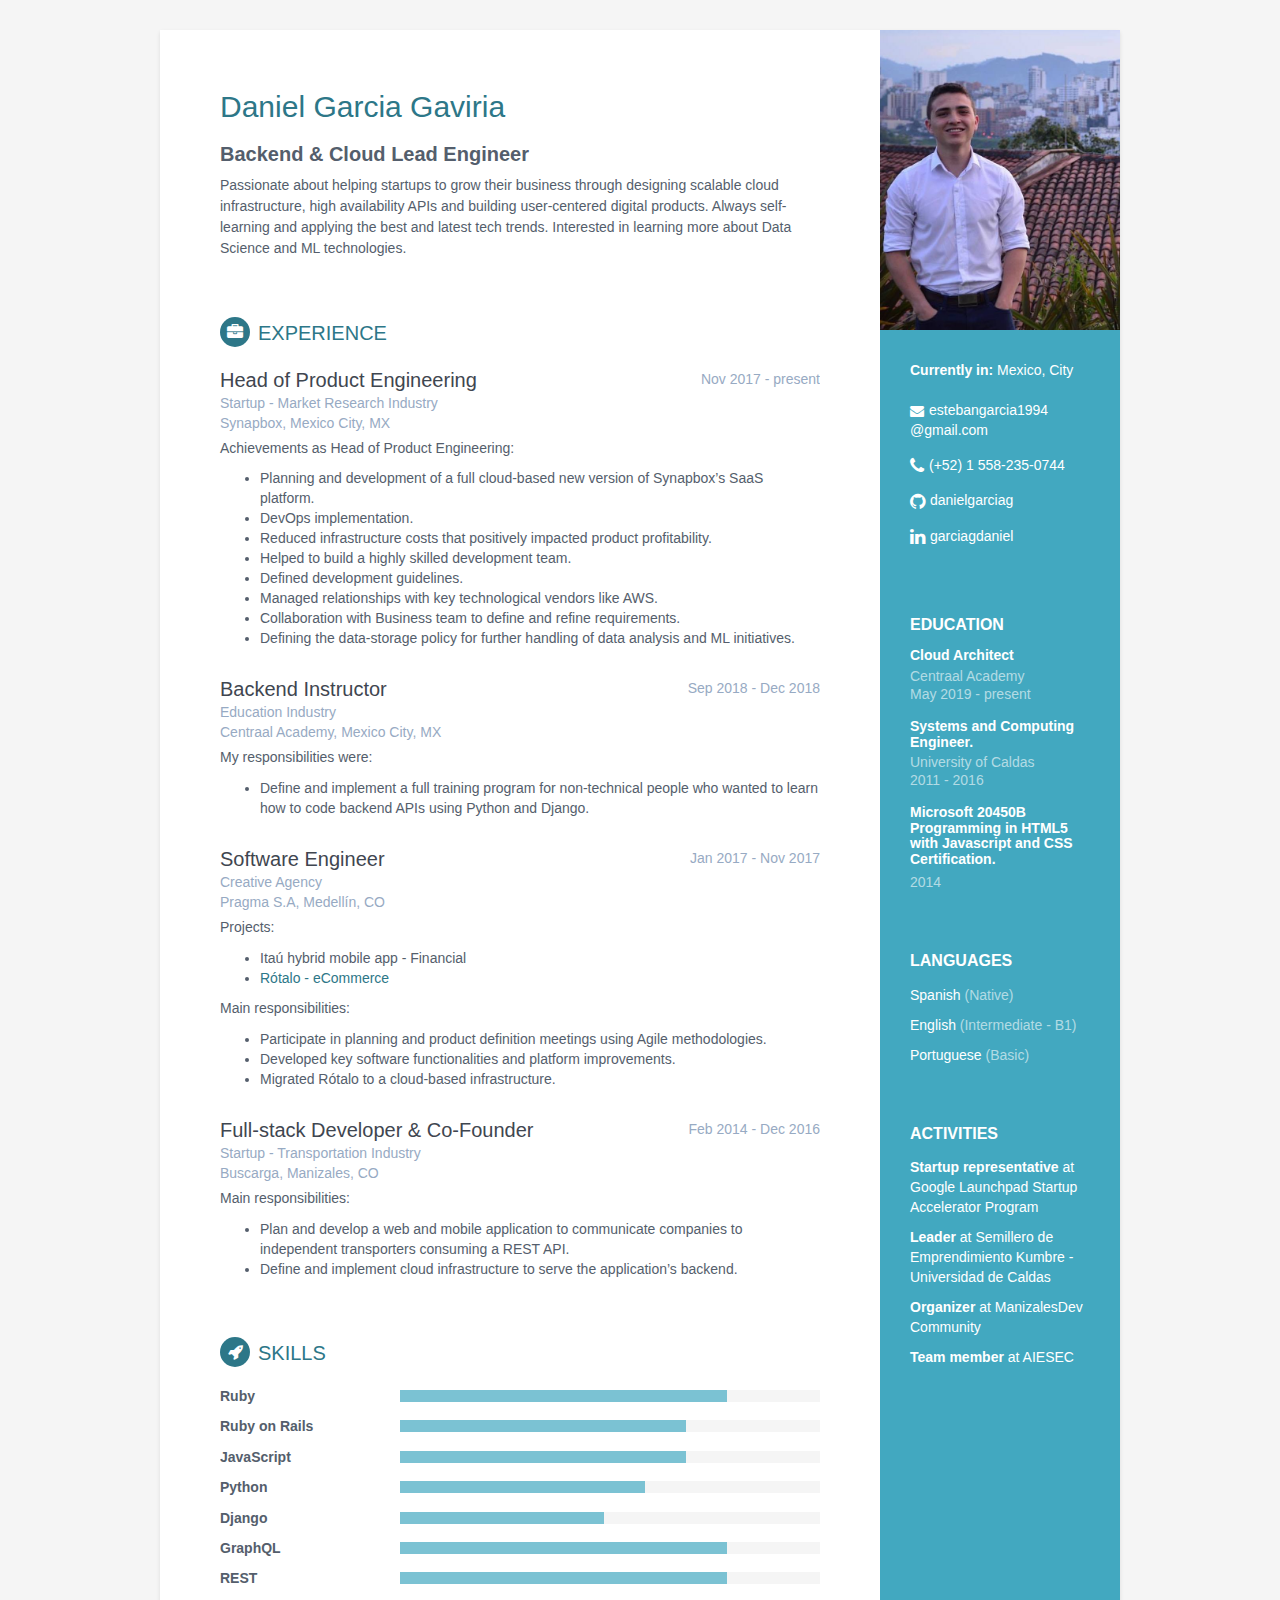
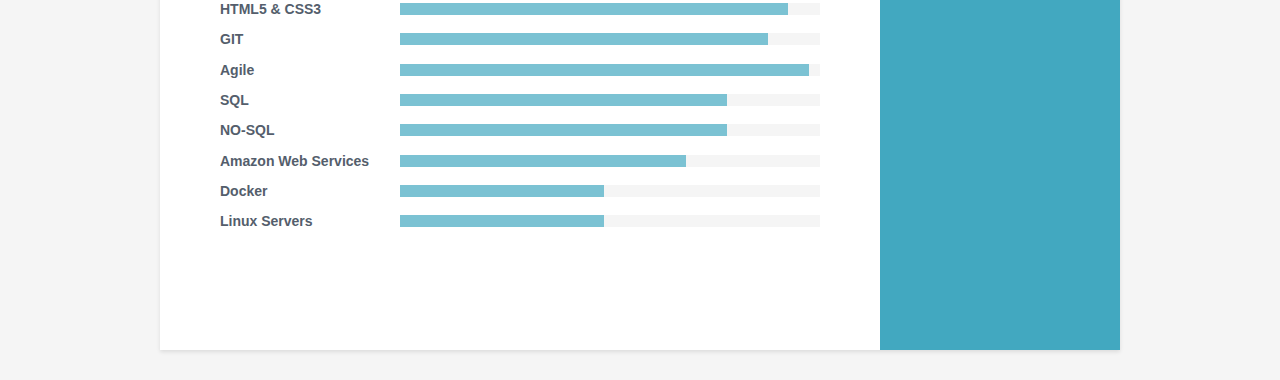
<file: index.html>
<!DOCTYPE html>
<!--[if IE 8]> <html lang="en" class="ie8"> <![endif]-->
<!--[if IE 9]> <html lang="en" class="ie9"> <![endif]-->
<!--[if !IE]><!-->
<html lang="en">
<!--<![endif]-->

<head>
    <title>Daniel Garcia CV</title>
    <!-- Meta -->
    <meta charset="utf-8">
    <meta http-equiv="X-UA-Compatible" content="IE=edge">
    <meta name="viewport" content="width=device-width, initial-scale=1.0">
    <meta name="description" content="Daniel Garcia Gaviria - Computer Engineer">
    <meta name="author" content="Daniel Garcia Gaviria">
    <link rel="shortcut icon" href="">
    <!-- <link href="https://fonts.googleapis.com/css?family=Noto+Sans+HK&display=swap" rel="stylesheet"> -->
    <!-- <link
        href='https://fonts.googleapis.com/css?family=Roboto:400,500,400italic,300italic,300,500italic,700,700italic,900,900italic'
        rel='stylesheet' type='text/css'> -->
    <!-- Global CSS -->
    <link rel="stylesheet" href="assets/plugins/bootstrap/css/bootstrap.min.css">
    <!-- Plugins CSS -->
    <link rel="stylesheet" href="assets/plugins/font-awesome/css/font-awesome.css">

    <!-- Theme CSS -->
    <link id="theme-style" rel="stylesheet" href="assets/css/styles.css">
    <!-- HTML5 shim and Respond.js for IE8 support of HTML5 elements and media queries -->
    <!--[if lt IE 9]>
      <script src="https://oss.maxcdn.com/html5shiv/3.7.2/html5shiv.min.js"></script>
      <script src="https://oss.maxcdn.com/respond/1.4.2/respond.min.js"></script>
    <![endif]-->
</head>

<body>
    <div class="wrapper">
        <div class="sidebar-wrapper">
            <div class="profile-container">
                <img class="profile" src="assets/images/profile-02.jpg" alt="" />
                <!-- <h3 class="tagline"> Backend/Cloud Engineer</h3> -->
            </div>
            <!--//profile-container-->

            <div class="contact-container container-block">
                <ul class="list-unstyled contact-list">
                    <li><label class="bold">Currently in:</label> Mexico, City</li>
                    <li class="email"><i class="fa fa-envelope"></i><a
                            href="mailto: yourname@email.com">estebangarcia1994<br>@gmail.com</a></li>
                    <li class="phone"><i class="fa fa-phone"></i><a href="tel:3184004431">(+52) 1 558-235-0744</a></li>
                    <li class="github"><i class="fa fa-github"></i><a href="http://github.com/danielgarciag"
                            target="_blank">danielgarciag</a></li>
                    <li class="github"><i class="fa fa-linkedin"></i><a href="http://www.linkedin.com/in/garciagdaniel"
                            target="_blank">garciagdaniel</a></li>
                </ul>
            </div>
            <!--//contact-container-->
            <div class="education-container container-block">
                <h2 class="container-block-title">Education</h2>
                <div class="item">
                    <h4 class="degree">Cloud Architect</h4>
                    <h5 class="meta">Centraal Academy</h5>
                    <div class="time">May 2019 - present</div>
                </div>
                <!--//item-->
                <div class="item">
                    <h4 class="degree">Systems and Computing Engineer.</h4>
                    <h5 class="meta">University of Caldas</h5>
                    <div class="time">2011 - 2016</div>
                </div>
                <!--//item-->
                <div class="item">
                    <h4 class="degree">Microsoft 20450B Programming in HTML5 with Javascript and CSS Certification.</h4>
                    <div class="time">2014</div>
                </div>
                <!--//item-->
            </div>
            <!--//education-container-->

            <div class="languages-container container-block">
                <h2 class="container-block-title">Languages</h2>
                <ul class="list-unstyled interests-list">
                    <li>Spanish <span class="lang-desc">(Native)</span></li>
                    <li>English<span class="lang-desc"> (Intermediate - B1)</span></li>
                    <li>Portuguese <span class="lang-desc">(Basic)</span></li>
                </ul>
            </div>
            <div class="activites-container container-block">
                <h2 class="container-block-title">Activities</h2>
                <ul class="list-unstyled interests-list">
                    <li> <span class="bold"> Startup representative </span> at Google Launchpad Startup Accelerator
                        Program </li>
                    <li>  <span class="bold">Leader</span> at Semillero de Emprendimiento Kumbre - Universidad de Caldas</li>
                    <li><span class="bold">Organizer</span> at ManizalesDev Community </li>
                    <li><span class="bold">Team member</span> at AIESEC </li>
                </ul>
            </div>
            <!--//interests-->

            <!--//interests-->

        </div>
        <!--//sidebar-wrapper-->

        <div class="main-wrapper">
            <!-- <div class="language">
                <a href="index-es.html">Spanish</a>
            </div> -->
            <section class="section summary-section">
                <h2 class="name-title">Daniel Garcia Gaviria</h2>
                <h3 class="position">Backend & Cloud Lead Engineer</h3>
                <div class="summary">
                    <p>Passionate about helping startups to grow their business through
                        designing scalable cloud infrastructure, high availability APIs and building user-centered
                        digital products. Always self-learning and
                        applying the best and latest tech trends. Interested in learning more about Data Science and ML
                        technologies.</p>
                </div>
                <!--//summary-->
            </section>
            <!--//section-->

            <section class="section experiences-section">
                <h2 class="section-title"><i class="fa fa-briefcase"></i>Experience</h2>
                <div class="item">
                    <div class="meta">
                        <div class="upper-row">
                            <h3 class="job-title">Head of Product Engineering</h3>
                            <div class="time">Nov 2017 - present</div>
                        </div>
                        <!--//upper-row-->
                        <div class="company">Startup - Market Research Industry</div>
                        <div class="company">Synapbox, Mexico City, MX</div>
                    </div>
                    <!--//meta-->
                    <div class="details">
                        Achievements as Head of Product Engineering:
                        <p>
                            <ul>
                                <li>Planning and development of a full cloud-based new version of Synapbox’s SaaS
                                    platform.</li>
                                <li>DevOps implementation.</li>
                                <li>Reduced infrastructure costs that positively impacted product profitability.</li>
                                <li>Helped to build a highly skilled development team.</li>
                                <li>Defined development guidelines.</li>
                                <li>Managed relationships with key technological vendors like AWS.</li>
                                <li>Collaboration with Business team to define and refine requirements.</li>
                                <li>Defining the data-storage policy for further handling of data analysis and ML
                                    initiatives.</li>
                            </ul>
                        </p>
                    </div>
                    <!--//details-->
                </div>
                <div class="item">
                    <div class="meta">
                        <div class="upper-row">
                            <h3 class="job-title">Backend Instructor</h3>
                            <div class="time">Sep 2018 - Dec 2018</div>
                        </div>
                        <!--//upper-row-->
                        <div class="company">Education Industry</div>
                        <div class="company">Centraal Academy, Mexico City, MX</div>
                    </div>
                    <!--//meta-->
                    <div class="details">
                        <p>
                            My responsibilities were:
                            <ul>
                                <li>Define and implement a full training program for non-technical people who wanted to
                                    learn how to code backend APIs using Python and Django.</li>
                            </ul>
                        </p>
                    </div>
                    <!--//details-->
                </div>
                <div class="item">
                    <div class="meta">
                        <div class="upper-row">
                            <h3 class="job-title">Software Engineer</h3>
                            <div class="time">Jan 2017 - Nov 2017</div>
                        </div>
                        <!--//upper-row-->
                        <div class="company">Creative Agency</div>
                        <div class="company">Pragma S.A, Medellín, CO</div>
                    </div>
                    <!--//meta-->
                    <div class="details">
                        <p>
                            Projects:
                            <ul>
                                <li>Itaú hybrid mobile app - Financial</li>
                                <li> <a href="https://www.rotalo.com.co/public" target="_blank">Rótalo - eCommerce</a>
                                </li>
                            </ul>
                        </p>
                        <p> Main responsibilities:
                            <ul>
                                <li>
                                    Participate in planning and product definition meetings using Agile methodologies.
                                </li>
                                <li>
                                    Developed key software functionalities and platform improvements.
                                </li>
                                <li>
                                    Migrated Rótalo to a cloud-based infrastructure.
                                </li>
                            </ul>
                        </p>
                    </div>
                    <!--//details-->
                </div>
                <!--//item-->

                <div class="item">
                    <div class="meta">
                        <div class="upper-row">
                            <h3 class="job-title">Full-stack Developer & Co-Founder</h3>
                            <div class="time">Feb 2014 - Dec 2016</div>
                        </div>
                        <!--//upper-row-->
                        <div class="company">Startup - Transportation Industry</div>
                        <div class="company">Buscarga, Manizales, CO</div>
                    </div>
                    <!--//meta-->
                    <div class="details">
                        <p>Main responsibilities:
                            <ul>
                                <li>Plan and develop a web and mobile application to communicate companies to
                                    independent transporters consuming a REST API.</li>
                                <li>Define and implement cloud infrastructure to serve the application’s backend.</li>
                            </ul>
                        </p>
                    </div>
                    <!--//details-->
                </div>
                <!--//item-->
            </section>
            <!--//section-->

            <section class="skills-section section">
                <h2 class="section-title"><i class="fa fa-rocket"></i>Skills</h2>
                <div class="skillset">
                    <div class="item">
                        <h3 class="level-title">Ruby</h3>
                        <div class="level-bar">
                            <div class="level-bar-inner" data-level="80%">
                            </div>
                        </div>
                        <!--//level-bar-->
                    </div>
                    <!--//item-->
                    <div class="item">
                        <h3 class="level-title">Ruby on Rails</h3>
                        <div class="level-bar">
                            <div class="level-bar-inner" data-level="70%">
                            </div>
                        </div>
                        <!--//level-bar-->
                    </div>
                    <!--//item-->

                    <div class="item">
                        <h3 class="level-title">JavaScript</h3>
                        <div class="level-bar">
                            <div class="level-bar-inner" data-level="70%">
                            </div>
                        </div>
                        <!--//level-bar-->
                    </div>
                    <!--//item-->

                    <div class="item">
                        <h3 class="level-title">Python</h3>
                        <div class="level-bar">
                            <div class="level-bar-inner" data-level="60%">
                            </div>
                        </div>
                        <!--//level-bar-->
                    </div>
                    <!--//item-->

                    <div class="item">
                        <h3 class="level-title">Django</h3>
                        <div class="level-bar">
                            <div class="level-bar-inner" data-level="50%">
                            </div>
                        </div>
                        <!--//level-bar-->
                    </div>
                    <!--//item-->

                    <div class="item">
                        <h3 class="level-title">GraphQL</h3>
                        <div class="level-bar">
                            <div class="level-bar-inner" data-level="80%">
                            </div>
                        </div>
                        <!--//level-bar-->
                    </div>
                    <!--//item-->

                    <div class="item">
                        <h3 class="level-title">REST</h3>
                        <div class="level-bar">
                            <div class="level-bar-inner" data-level="80%">
                            </div>
                        </div>
                        <!--//level-bar-->
                    </div>
                    <!--//item-->

                    <div class="item">
                        <h3 class="level-title">HTML5 &amp; CSS3</h3>
                        <div class="level-bar">
                            <div class="level-bar-inner" data-level="95%">
                            </div>
                        </div>
                        <!--//level-bar-->
                    </div>
                    <!--//item-->

                    <div class="item">
                        <h3 class="level-title">GIT</h3>
                        <div class="level-bar">
                            <div class="level-bar-inner" data-level="90%">
                            </div>
                        </div>
                        <!--//level-bar-->
                    </div>
                    <!--//item-->

                    <div class="item">
                        <h3 class="level-title">Agile</h3>
                        <div class="level-bar">
                            <div class="level-bar-inner" data-level="100%">
                            </div>
                        </div>
                        <!--//level-bar-->
                    </div>
                    <!--//item-->

                    <div class="item">
                        <h3 class="level-title">SQL</h3>
                        <div class="level-bar">
                            <div class="level-bar-inner" data-level="80%">
                            </div>
                        </div>
                        <!--//level-bar-->
                    </div>
                    <!--//item-->

                    <div class="item">
                        <h3 class="level-title">NO-SQL</h3>
                        <div class="level-bar">
                            <div class="level-bar-inner" data-level="80%">
                            </div>
                        </div>
                        <!--//level-bar-->
                    </div>
                    <!--//item-->

                    <div class="item">
                        <h3 class="level-title">Amazon Web Services</h3>
                        <div class="level-bar">
                            <div class="level-bar-inner" data-level="70%">
                            </div>
                        </div>
                        <!--//level-bar-->
                    </div>
                    <!--//item-->

                    <div class="item">
                        <h3 class="level-title">Docker</h3>
                        <div class="level-bar">
                            <div class="level-bar-inner" data-level="50%">
                            </div>
                        </div>
                        <!--//level-bar-->
                    </div>
                    <!--//item-->

                    <div class="item">
                        <h3 class="level-title">Linux Servers</h3>
                        <div class="level-bar">
                            <div class="level-bar-inner" data-level="50%">
                            </div>
                        </div>
                        <!--//level-bar-->
                    </div>
                    <!--//item-->

                </div>
            </section>
            <!--//skills-section-->

        </div>
        <!--//main-body-->
    </div>
    <!-- Javascript -->
    <script type="text/javascript" src="assets/plugins/jquery-1.11.3.min.js"></script>
    <script type="text/javascript" src="assets/plugins/bootstrap/js/bootstrap.min.js"></script>
    <!-- custom js -->
    <script type="text/javascript" src="assets/js/main.js"></script>
</body>

</html>
</file>
<file: assets/css/styles.css>
/*
 * Template Name: Orbit - Responsive Resume/CV Template for Developers
 * Version: 1.0
 * Author: Xiaoying Riley
 * Twitter: @3rdwave_themes
 * License: Creative Commons Attribution 3.0 License
 * Website: http://themes.3rdwavemedia.com/
*/


/* styles.css */


/* ======= Base ======= */

body {
  font-family: 'Roboto', sans-serif;
  color: #545E6C;
  background: #f5f5f5;
  font-size: 14px;
  padding: 30px;
  -webkit-font-smoothing: antialiased;
  -moz-osx-font-smoothing: grayscale;
}

h1,
h2,
h3,
h4,
h5,
h6 {
  font-weight: 700;
}

a {
  color: #2d7788;
  -webkit-transition: all 0.4s ease-in-out;
  -moz-transition: all 0.4s ease-in-out;
  -ms-transition: all 0.4s ease-in-out;
  -o-transition: all 0.4s ease-in-out;
}

a:hover {
  text-decoration: underline;
  color: #1a454f;
}

a:focus {
  text-decoration: none;
}

p {
  line-height: 1.5;
}

.wrapper {
  background: #42A8C0;
  max-width: 960px;
  margin: 0 auto;
  position: relative;
  -webkit-box-shadow: 0px 2px 4px rgba(0, 0, 0, 0.1);
  -moz-box-shadow: 0px 2px 4px rgba(0, 0, 0, 0.1);
  box-shadow: 0px 2px 4px rgba(0, 0, 0, 0.1);
}

.sidebar-wrapper {
  background: #42A8C0;
  position: absolute;
  right: 0;
  width: 240px;
  height: 100%;
  min-height: 800px;
  color: #fff;
}

.sidebar-wrapper a {
  color: #fff;
}

.sidebar-wrapper .profile-container {
  /* padding: 30px; */
  background: rgba(0, 0, 0, 0.2);
  text-align: center;
  color: #fff;
}

.sidebar-wrapper .name {
  font-size: 32px;
  font-weight: 900;
  margin-top: 0;
  margin-bottom: 10px;
}

.sidebar-wrapper .tagline {
  color: rgba(255, 255, 255, 0.6);
  font-size: 16px;
  font-weight: 400;
  margin-top: 0;
  margin-bottom: 0;
}

.sidebar-wrapper .profile {
  height: 300px;
}

.sidebar-wrapper .contact-list .fa {
  margin-right: 5px;
  font-size: 18px;
  vertical-align: middle;
}

.sidebar-wrapper .contact-list li {
  margin-bottom: 15px;
}

.sidebar-wrapper .contact-list li:last-child {
  margin-bottom: 0;
}

.sidebar-wrapper .contact-list .email .fa {
  font-size: 14px;
}

.sidebar-wrapper .container-block {
  padding: 30px;
}

.sidebar-wrapper .container-block-title {
  text-transform: uppercase;
  font-size: 16px;
  font-weight: 700;
  margin-top: 0;
  margin-bottom: 15px;
}

.sidebar-wrapper .degree {
  font-size: 14px;
  margin-top: 0;
  margin-bottom: 5px;
}

.sidebar-wrapper .education-container .item {
  margin-bottom: 15px;
}

.sidebar-wrapper .education-container .item:last-child {
  margin-bottom: 0;
}

.sidebar-wrapper .education-container .meta {
  color: rgba(255, 255, 255, 0.6);
  font-weight: 500;
  margin-bottom: 0px;
  margin-top: 0;
}

.sidebar-wrapper .education-container .time {
  color: rgba(255, 255, 255, 0.6);
  font-weight: 500;
  margin-bottom: 0px;
}

.sidebar-wrapper .languages-container .lang-desc {
  color: rgba(255, 255, 255, 0.6);
}

.sidebar-wrapper .activites-container .act-desc {
  color: rgba(255, 255, 255, 0.6);
}

.sidebar-wrapper .languages-list {
  margin-bottom: 0;
}

.sidebar-wrapper .languages-list li {
  margin-bottom: 10px;
}

.sidebar-wrapper .languages-list li:last-child {
  margin-bottom: 0;
}

.sidebar-wrapper .interests-list {
  margin-bottom: 0;
}

.sidebar-wrapper .interests-list li {
  margin-bottom: 10px;
}

.sidebar-wrapper .interests-list li:last-child {
  margin-bottom: 0;
}

.main-wrapper {
  background: #fff;
  padding: 60px;
  padding-right: 300px;
  height: auto;
}

.main-wrapper .section-title {
  text-transform: uppercase;
  font-size: 20px;
  font-weight: 500;
  color: #2d7788;
  position: relative;
  margin-top: 0;
  margin-bottom: 20px;
}

.main-wrapper .name-title {
  /* text-transform: uppercase; */
  font-size: 30px;
  font-weight: 500;
  color: #2d7788;
  position: relative;
  margin-top: 0;
  margin-bottom: 20px;
}

.main-wrapper .position {
  font-size: 20px;
  font-weight: bold;
}

.main-wrapper .section-title .fa {
  width: 30px;
  height: 30px;
  margin-right: 8px;
  display: inline-block;
  color: #fff;
  -webkit-border-radius: 50%;
  -moz-border-radius: 50%;
  -ms-border-radius: 50%;
  -o-border-radius: 50%;
  border-radius: 50%;
  -moz-background-clip: padding;
  -webkit-background-clip: padding-box;
  background-clip: padding-box;
  background: #2d7788;
  text-align: center;
  padding-top: 8px;
  font-size: 16px;
  position: relative;
  top: -2px;
}

.main-wrapper .section {
  margin-bottom: 60px;
}

.main-wrapper .experiences-section .item {
  margin-bottom: 30px;
}

.main-wrapper .upper-row {
  position: relative;
  overflow: hidden;
  margin-bottom: 2px;
}

.main-wrapper .job-title {
  color: #3F4650;
  font-size: 20px;
  margin-top: 0;
  margin-bottom: 0;
  font-weight: 500;
}

.main-wrapper .time {
  position: absolute;
  right: 0;
  top: 0;
  color: #97AAC3;
}

.main-wrapper .company {
  /* margin-bottom: 10px; */
  color: #97AAC3;
}

.main-wrapper .details {
  margin-top: 5px;
}

.main-wrapper .project-title {
  font-size: 16px;
  font-weight: 400;
  margin-top: 0;
  margin-bottom: 5px;
}

.main-wrapper .projects-section .intro {
  margin-bottom: 30px;
}

.main-wrapper .projects-section .item {
  margin-bottom: 15px;
}

.skillset .item {
  margin-bottom: 15px;
  overflow: hidden;
}

.skillset .level-title {
  font-size: 14px;
  margin-top: 0;
  margin-bottom: 12px;
}

.skillset .level-bar {
  height: 12px;
  background: #f5f5f5;
}

.skillset .level-bar-inner {
  height: 12px;
  background: #7bc2d3;
}

.footer {
  padding: 30px;
  padding-top: 60px;
}

.footer .copyright {
  line-height: 1.6;
  color: #545E6C;
  font-size: 13px;
}

.footer .fa-heart {
  color: #fb866a;
}


/* Extra small devices (phones, less than 768px) */

@media (max-width: 767px) {
  .sidebar-wrapper {
    position: static;
    width: inherit;
  }
  .main-wrapper {
    padding: 30px;
  }
  .main-wrapper .time {
    position: static;
    display: block;
    margin-top: 5px;
  }
  .main-wrapper .upper-row {
    margin-bottom: 0;
  }
}

.bold {
  font-weight: bold;
}

.language{
  width: 100px;
  position: absolute;
  top: 10px;
  right: 200px;
}

/* Small devices (tablets, 768px and up) */


/* Medium devices (desktops, 992px and up) */

@media (min-width: 992px) {
  .skillset .level-title {
    display: inline-block;
    float: left;
    width: 30%;
    margin-bottom: 0;
  }
  .skillset .level-bar {
    display: inline-block;
    width: 70%;
    float: left;
    position: relative;
    top: 1px;
  }
}


/* Large devices (large desktops, 1200px and up) */


/* Ex-Large devices (large desktops, 1200px and up) */
</file>
